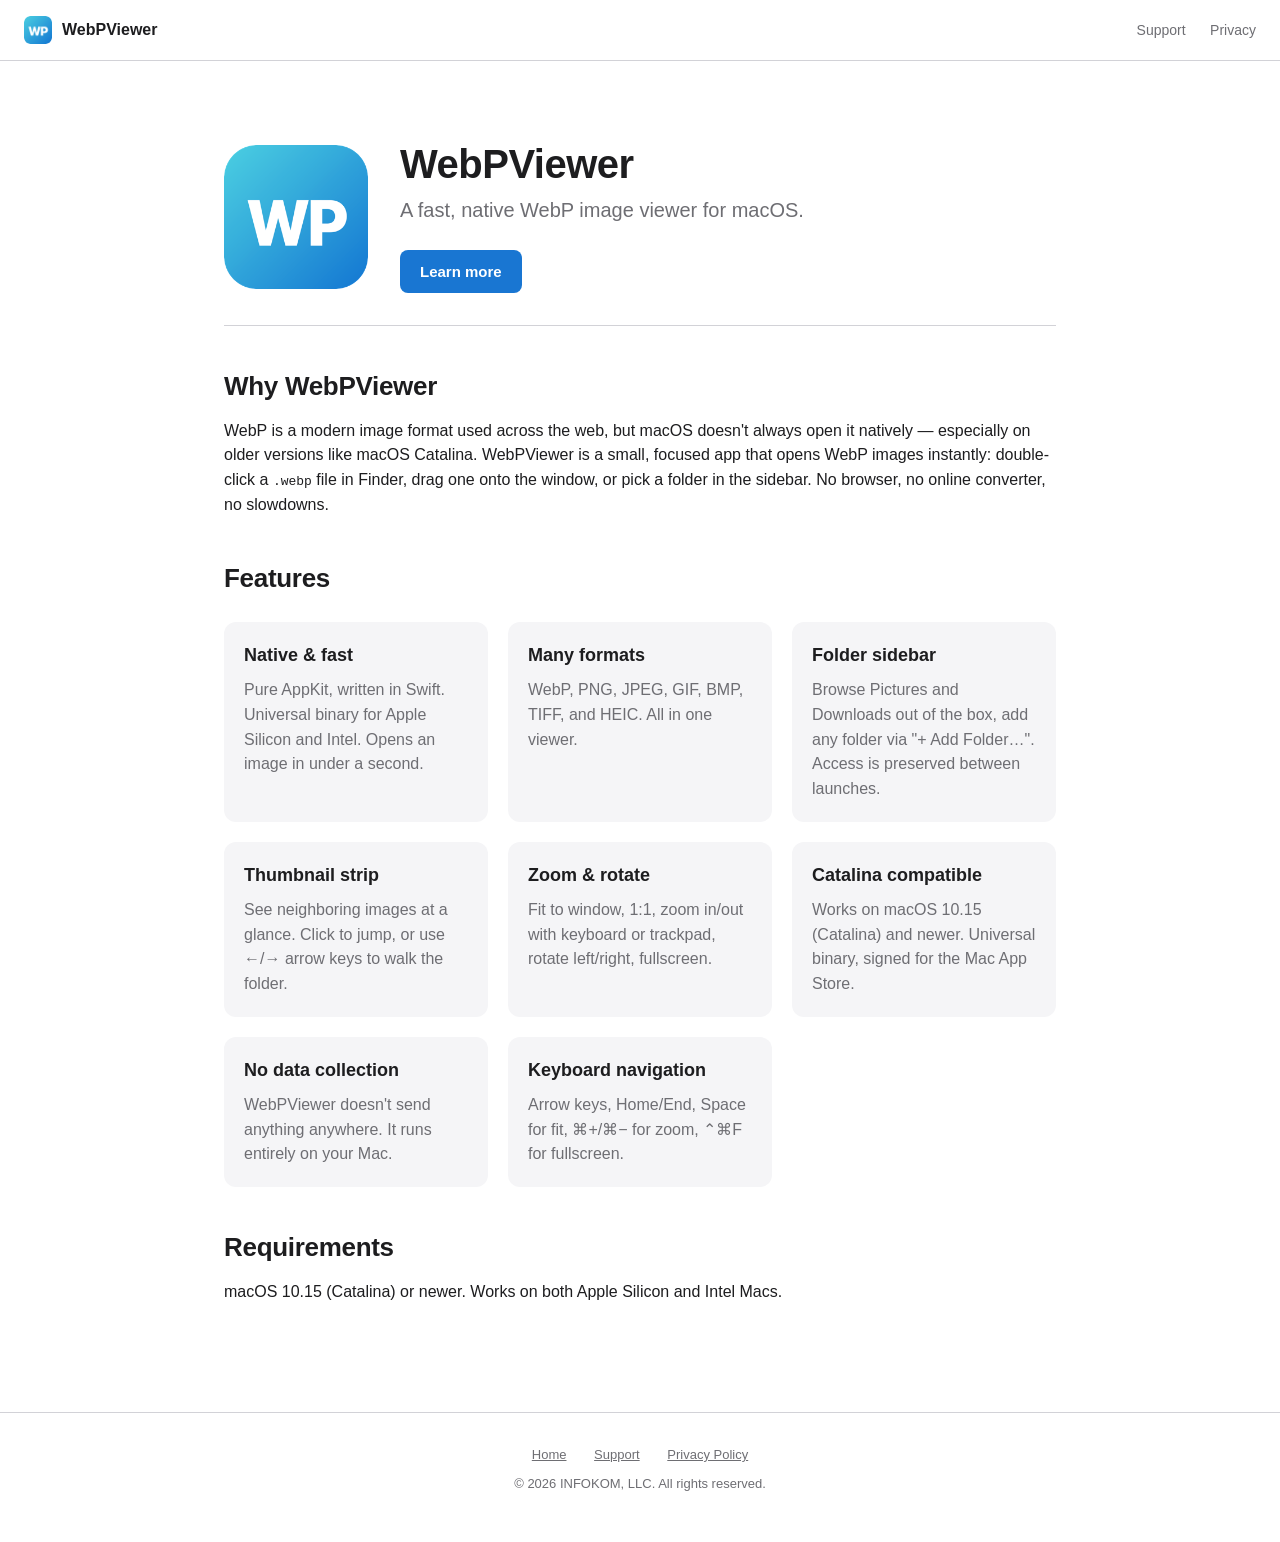
<file: docs/index.html>
<!DOCTYPE html>
<html lang="en">
<head>
    <meta charset="UTF-8">
    <meta name="viewport" content="width=device-width, initial-scale=1">
    <title>WebPViewer — Native WebP image viewer for macOS</title>
    <meta name="description" content="WebPViewer is a fast, native macOS app that opens WebP, PNG, JPEG, GIF, BMP, TIFF and HEIC images. No browser, no online converter, no slowdowns.">
    <link rel="icon" href="icon.png">
    <link rel="stylesheet" href="style.css">
</head>
<body>

<nav>
    <a href="index.html" class="brand">
        <img src="icon.png" alt="">
        <span>WebPViewer</span>
    </a>
    <div class="links">
        <a href="support.html">Support</a>
        <a href="privacy.html">Privacy</a>
    </div>
</nav>

<div class="container">

<section class="hero">
    <img src="icon.png" alt="WebPViewer icon" class="app-icon">
    <div>
        <h1>WebPViewer</h1>
        <div class="tagline">A fast, native WebP image viewer for macOS.</div>
        <a class="cta" href="#features">Learn more</a>
    </div>
</section>

<section>
    <h2>Why WebPViewer</h2>
    <p>
        WebP is a modern image format used across the web, but macOS doesn't always
        open it natively — especially on older versions like macOS Catalina.
        WebPViewer is a small, focused app that opens WebP images instantly: double-click
        a <code>.webp</code> file in Finder, drag one onto the window, or pick a folder
        in the sidebar. No browser, no online converter, no slowdowns.
    </p>
</section>

<section id="features">
    <h2>Features</h2>
    <div class="features">
        <div class="feature">
            <h3>Native &amp; fast</h3>
            <p>Pure AppKit, written in Swift. Universal binary for Apple Silicon and Intel. Opens an image in under a second.</p>
        </div>
        <div class="feature">
            <h3>Many formats</h3>
            <p>WebP, PNG, JPEG, GIF, BMP, TIFF, and HEIC. All in one viewer.</p>
        </div>
        <div class="feature">
            <h3>Folder sidebar</h3>
            <p>Browse Pictures and Downloads out of the box, add any folder via "+ Add Folder…". Access is preserved between launches.</p>
        </div>
        <div class="feature">
            <h3>Thumbnail strip</h3>
            <p>See neighboring images at a glance. Click to jump, or use ←/→ arrow keys to walk the folder.</p>
        </div>
        <div class="feature">
            <h3>Zoom &amp; rotate</h3>
            <p>Fit to window, 1:1, zoom in/out with keyboard or trackpad, rotate left/right, fullscreen.</p>
        </div>
        <div class="feature">
            <h3>Catalina compatible</h3>
            <p>Works on macOS 10.15 (Catalina) and newer. Universal binary, signed for the Mac App Store.</p>
        </div>
        <div class="feature">
            <h3>No data collection</h3>
            <p>WebPViewer doesn't send anything anywhere. It runs entirely on your Mac.</p>
        </div>
        <div class="feature">
            <h3>Keyboard navigation</h3>
            <p>Arrow keys, Home/End, Space for fit, ⌘+/⌘− for zoom, ⌃⌘F for fullscreen.</p>
        </div>
    </div>
</section>

<section>
    <h2>Requirements</h2>
    <p>macOS 10.15 (Catalina) or newer. Works on both Apple Silicon and Intel Macs.</p>
</section>

</div>

<footer>
    <div>
        <a href="index.html">Home</a>
        <a href="support.html">Support</a>
        <a href="privacy.html">Privacy Policy</a>
    </div>
    <p>© 2026 INFOKOM, LLC. All rights reserved.</p>
</footer>

</body>
</html>
</file>
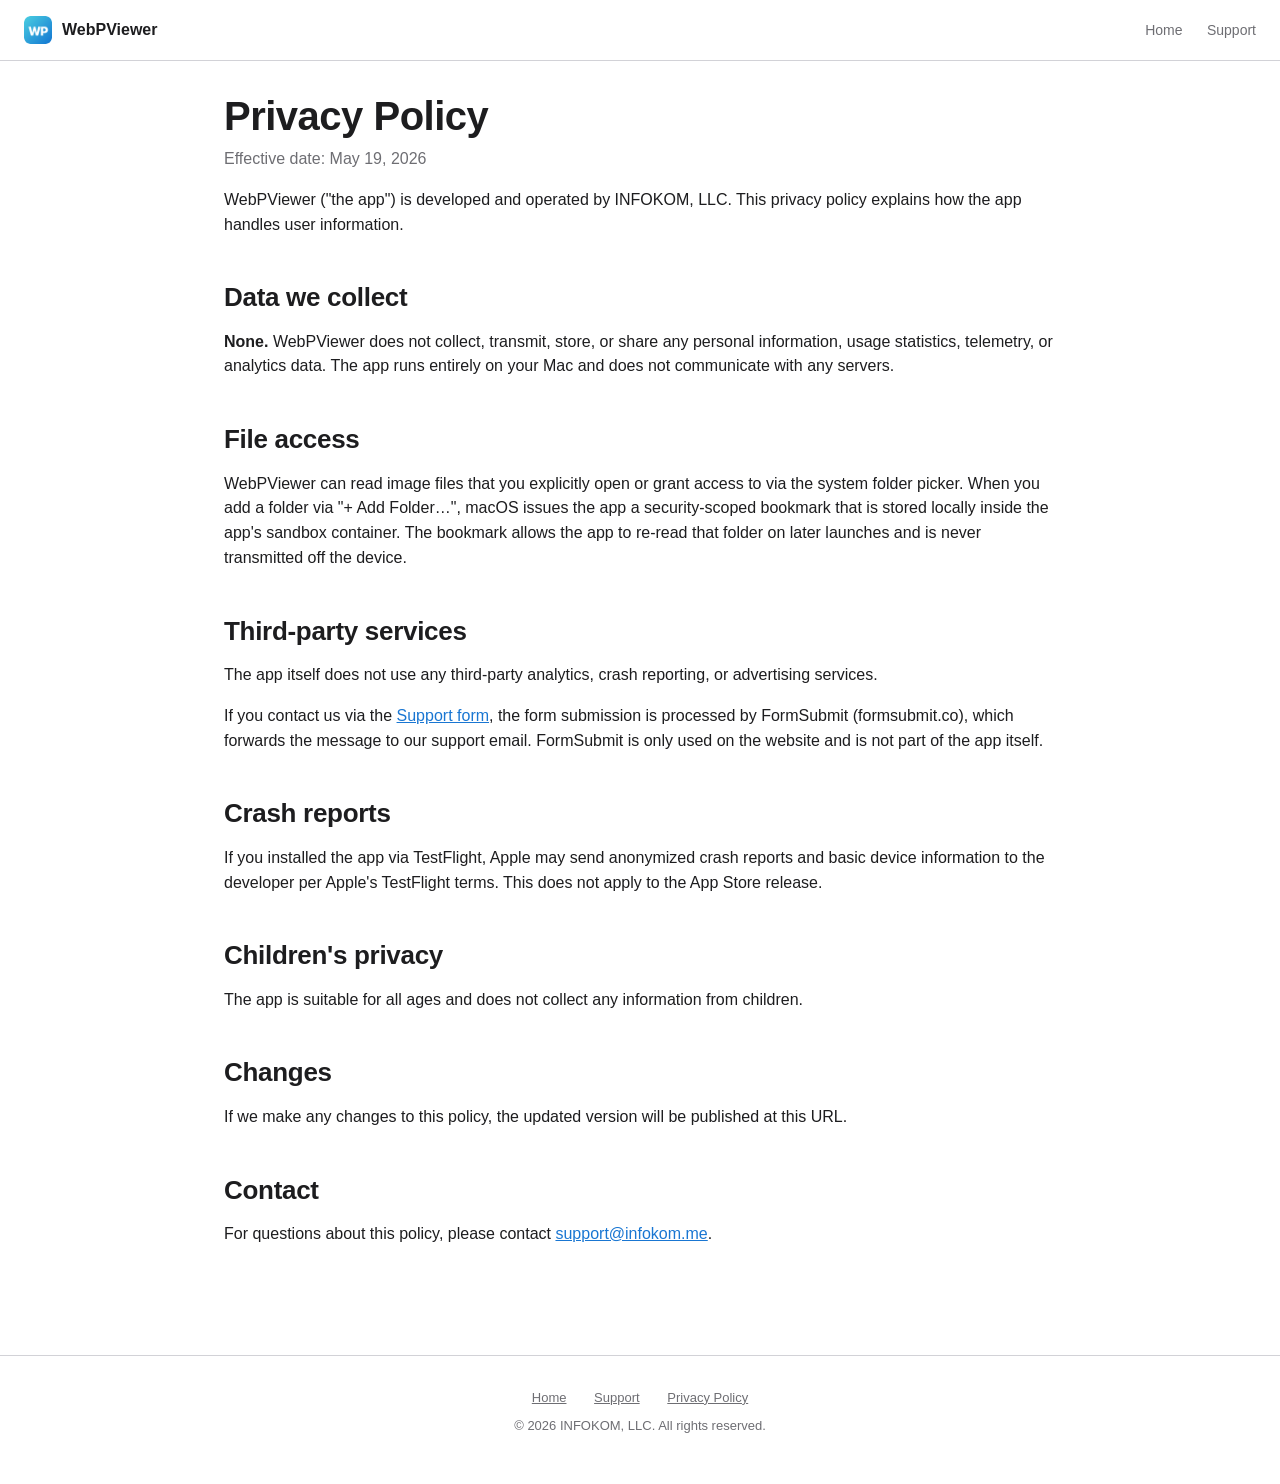
<file: docs/privacy.html>
<!DOCTYPE html>
<html lang="en">
<head>
    <meta charset="UTF-8">
    <meta name="viewport" content="width=device-width, initial-scale=1">
    <title>Privacy Policy — WebPViewer</title>
    <link rel="icon" href="icon.png">
    <link rel="stylesheet" href="style.css">
</head>
<body>

<nav>
    <a href="index.html" class="brand">
        <img src="icon.png" alt="">
        <span>WebPViewer</span>
    </a>
    <div class="links">
        <a href="index.html">Home</a>
        <a href="support.html">Support</a>
    </div>
</nav>

<div class="container">

<h1>Privacy Policy</h1>
<p style="color: var(--muted);">Effective date: May 19, 2026</p>

<p>WebPViewer ("the app") is developed and operated by INFOKOM, LLC. This privacy policy explains how the app handles user information.</p>

<h2>Data we collect</h2>
<p><strong>None.</strong> WebPViewer does not collect, transmit, store, or share any personal information, usage statistics, telemetry, or analytics data. The app runs entirely on your Mac and does not communicate with any servers.</p>

<h2>File access</h2>
<p>WebPViewer can read image files that you explicitly open or grant access to via the system folder picker. When you add a folder via "+ Add Folder…", macOS issues the app a security-scoped bookmark that is stored locally inside the app's sandbox container. The bookmark allows the app to re-read that folder on later launches and is never transmitted off the device.</p>

<h2>Third-party services</h2>
<p>The app itself does not use any third-party analytics, crash reporting, or advertising services.</p>
<p>If you contact us via the <a href="support.html">Support form</a>, the form submission is processed by FormSubmit (formsubmit.co), which forwards the message to our support email. FormSubmit is only used on the website and is not part of the app itself.</p>

<h2>Crash reports</h2>
<p>If you installed the app via TestFlight, Apple may send anonymized crash reports and basic device information to the developer per Apple's TestFlight terms. This does not apply to the App Store release.</p>

<h2>Children's privacy</h2>
<p>The app is suitable for all ages and does not collect any information from children.</p>

<h2>Changes</h2>
<p>If we make any changes to this policy, the updated version will be published at this URL.</p>

<h2>Contact</h2>
<p>For questions about this policy, please contact <a href="mailto:support@infokom.me">support@infokom.me</a>.</p>

</div>

<footer>
    <div>
        <a href="index.html">Home</a>
        <a href="support.html">Support</a>
        <a href="privacy.html">Privacy Policy</a>
    </div>
    <p>© 2026 INFOKOM, LLC. All rights reserved.</p>
</footer>

</body>
</html>
</file>
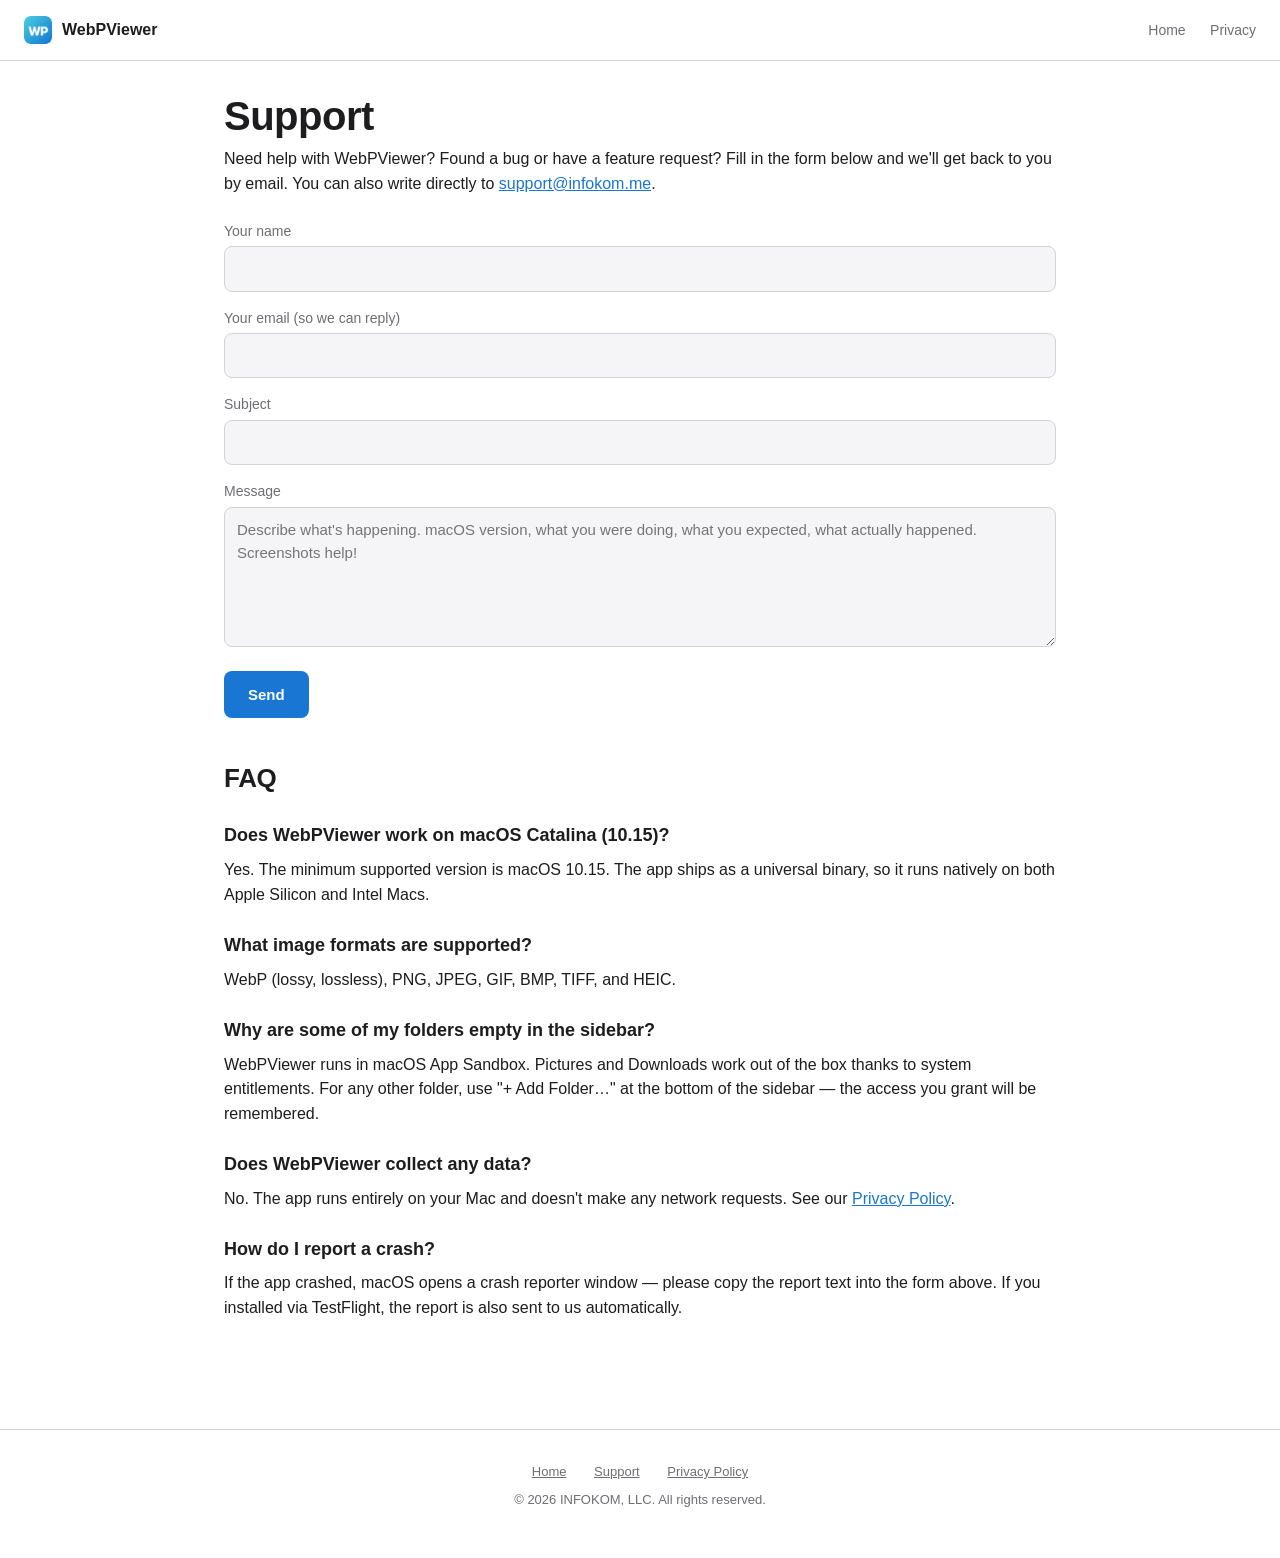
<file: docs/support.html>
<!DOCTYPE html>
<html lang="en">
<head>
    <meta charset="UTF-8">
    <meta name="viewport" content="width=device-width, initial-scale=1">
    <title>Support — WebPViewer</title>
    <meta name="description" content="Get help with WebPViewer, report a bug, or ask a question. We read every message.">
    <link rel="icon" href="icon.png">
    <link rel="stylesheet" href="style.css">
</head>
<body>

<nav>
    <a href="index.html" class="brand">
        <img src="icon.png" alt="">
        <span>WebPViewer</span>
    </a>
    <div class="links">
        <a href="index.html">Home</a>
        <a href="privacy.html">Privacy</a>
    </div>
</nav>

<div class="container">

<h1>Support</h1>
<p>
    Need help with WebPViewer? Found a bug or have a feature request?
    Fill in the form below and we'll get back to you by email.
    You can also write directly to
    <a href="mailto:support@infokom.me">support@infokom.me</a>.
</p>

<form action="https://formsubmit.co/support@infokom.me" method="POST">
    <!-- FormSubmit config -->
    <input type="hidden" name="_subject" value="WebPViewer support request">
    <input type="hidden" name="_template" value="table">
    <input type="hidden" name="_captcha" value="true">
    <input type="hidden" name="_next" value="https://alekseyelizaryev.github.io/webp/support.html?sent=1">
    <!-- Honeypot field for bots -->
    <input type="text" name="_honey" style="display:none">

    <div>
        <label for="name">Your name</label>
        <input type="text" id="name" name="name" required autocomplete="name">
    </div>

    <div>
        <label for="email">Your email (so we can reply)</label>
        <input type="email" id="email" name="email" required autocomplete="email">
    </div>

    <div>
        <label for="subject">Subject</label>
        <input type="text" id="subject" name="subject" required>
    </div>

    <div>
        <label for="message">Message</label>
        <textarea id="message" name="message" required placeholder="Describe what's happening. macOS version, what you were doing, what you expected, what actually happened. Screenshots help!"></textarea>
    </div>

    <button type="submit">Send</button>
</form>

<h2>FAQ</h2>

<h3>Does WebPViewer work on macOS Catalina (10.15)?</h3>
<p>Yes. The minimum supported version is macOS 10.15. The app ships as a universal binary, so it runs natively on both Apple Silicon and Intel Macs.</p>

<h3>What image formats are supported?</h3>
<p>WebP (lossy, lossless), PNG, JPEG, GIF, BMP, TIFF, and HEIC.</p>

<h3>Why are some of my folders empty in the sidebar?</h3>
<p>WebPViewer runs in macOS App Sandbox. Pictures and Downloads work out of the box thanks to system entitlements. For any other folder, use "+ Add Folder…" at the bottom of the sidebar — the access you grant will be remembered.</p>

<h3>Does WebPViewer collect any data?</h3>
<p>No. The app runs entirely on your Mac and doesn't make any network requests. See our <a href="privacy.html">Privacy Policy</a>.</p>

<h3>How do I report a crash?</h3>
<p>If the app crashed, macOS opens a crash reporter window — please copy the report text into the form above. If you installed via TestFlight, the report is also sent to us automatically.</p>

</div>

<footer>
    <div>
        <a href="index.html">Home</a>
        <a href="support.html">Support</a>
        <a href="privacy.html">Privacy Policy</a>
    </div>
    <p>© 2026 INFOKOM, LLC. All rights reserved.</p>
</footer>

<script>
    // Tiny confirmation banner after redirect from FormSubmit
    if (new URLSearchParams(location.search).get('sent') === '1') {
        var n = document.createElement('div');
        n.textContent = 'Thanks! Your message was sent — we will reply by email.';
        n.style.cssText = 'position:fixed;top:20px;left:50%;transform:translateX(-50%);background:#1976d2;color:#fff;padding:12px 20px;border-radius:8px;z-index:9999;font:14px -apple-system,sans-serif;';
        document.body.appendChild(n);
        setTimeout(function(){ n.remove(); }, 5000);
    }
</script>

</body>
</html>
</file>
<file: docs/style.css>
:root {
    --bg: #ffffff;
    --fg: #1d1d1f;
    --muted: #6e6e73;
    --accent: #1976d2;
    --accent-fg: #ffffff;
    --card: #f5f5f7;
    --border: #d2d2d7;
}
@media (prefers-color-scheme: dark) {
    :root {
        --bg: #1a1a1c;
        --fg: #f5f5f7;
        --muted: #98989d;
        --accent: #4dcfe0;
        --accent-fg: #0c1a30;
        --card: #2a2a2c;
        --border: #3a3a3c;
    }
}

* { box-sizing: border-box; }

html, body {
    margin: 0;
    padding: 0;
    background: var(--bg);
    color: var(--fg);
    font-family: -apple-system, BlinkMacSystemFont, "SF Pro Text", "Helvetica Neue", Arial, sans-serif;
    line-height: 1.55;
    -webkit-font-smoothing: antialiased;
}

.container {
    max-width: 880px;
    margin: 0 auto;
    padding: 32px 24px;
}

nav {
    display: flex;
    justify-content: space-between;
    align-items: center;
    padding: 16px 24px;
    border-bottom: 1px solid var(--border);
}
nav .brand {
    display: flex;
    align-items: center;
    gap: 10px;
    text-decoration: none;
    color: var(--fg);
    font-weight: 600;
}
nav .brand img { width: 28px; height: 28px; border-radius: 6px; }
nav .links a {
    margin-left: 20px;
    color: var(--muted);
    text-decoration: none;
    font-size: 14px;
}
nav .links a:hover { color: var(--fg); }

h1, h2, h3 { color: var(--fg); }
h1 { font-size: 40px; line-height: 1.15; margin: 0 0 8px; letter-spacing: -0.5px; }
h2 { font-size: 26px; margin: 40px 0 12px; letter-spacing: -0.3px; }
h3 { font-size: 18px; margin: 24px 0 8px; }
p { margin: 8px 0 16px; }
a { color: var(--accent); }

.hero {
    display: flex;
    align-items: center;
    gap: 32px;
    padding: 48px 0 32px;
    border-bottom: 1px solid var(--border);
}
.hero img.app-icon {
    width: 144px;
    height: 144px;
    flex-shrink: 0;
}
.hero .tagline { color: var(--muted); font-size: 20px; margin: 8px 0 24px; }
.cta {
    display: inline-block;
    background: var(--accent);
    color: var(--accent-fg);
    padding: 10px 20px;
    border-radius: 8px;
    text-decoration: none;
    font-weight: 600;
    font-size: 15px;
}
.cta:hover { opacity: 0.9; }

.features {
    display: grid;
    grid-template-columns: repeat(auto-fit, minmax(240px, 1fr));
    gap: 20px;
    margin: 24px 0;
}
.feature {
    background: var(--card);
    border-radius: 12px;
    padding: 20px;
}
.feature h3 { margin-top: 0; }
.feature p { color: var(--muted); margin-bottom: 0; }

form { display: grid; gap: 16px; margin: 24px 0; }
form label { font-size: 14px; color: var(--muted); display: block; margin-bottom: 4px; }
form input, form textarea {
    width: 100%;
    background: var(--card);
    color: var(--fg);
    border: 1px solid var(--border);
    border-radius: 8px;
    padding: 10px 12px;
    font: inherit;
    font-size: 15px;
}
form input:focus, form textarea:focus {
    border-color: var(--accent);
    outline: none;
}
form textarea { min-height: 140px; resize: vertical; }
form button {
    background: var(--accent);
    color: var(--accent-fg);
    border: none;
    border-radius: 8px;
    padding: 12px 24px;
    font: inherit;
    font-size: 15px;
    font-weight: 600;
    cursor: pointer;
    justify-self: start;
}
form button:hover { opacity: 0.9; }

footer {
    margin-top: 60px;
    padding: 32px 24px;
    border-top: 1px solid var(--border);
    color: var(--muted);
    font-size: 13px;
    text-align: center;
}
footer a { color: var(--muted); margin: 0 12px; }

@media (max-width: 600px) {
    .hero { flex-direction: column; align-items: flex-start; gap: 16px; padding: 24px 0; }
    .hero img.app-icon { width: 96px; height: 96px; }
    h1 { font-size: 30px; }
    nav .links a { margin-left: 12px; }
}
</file>
